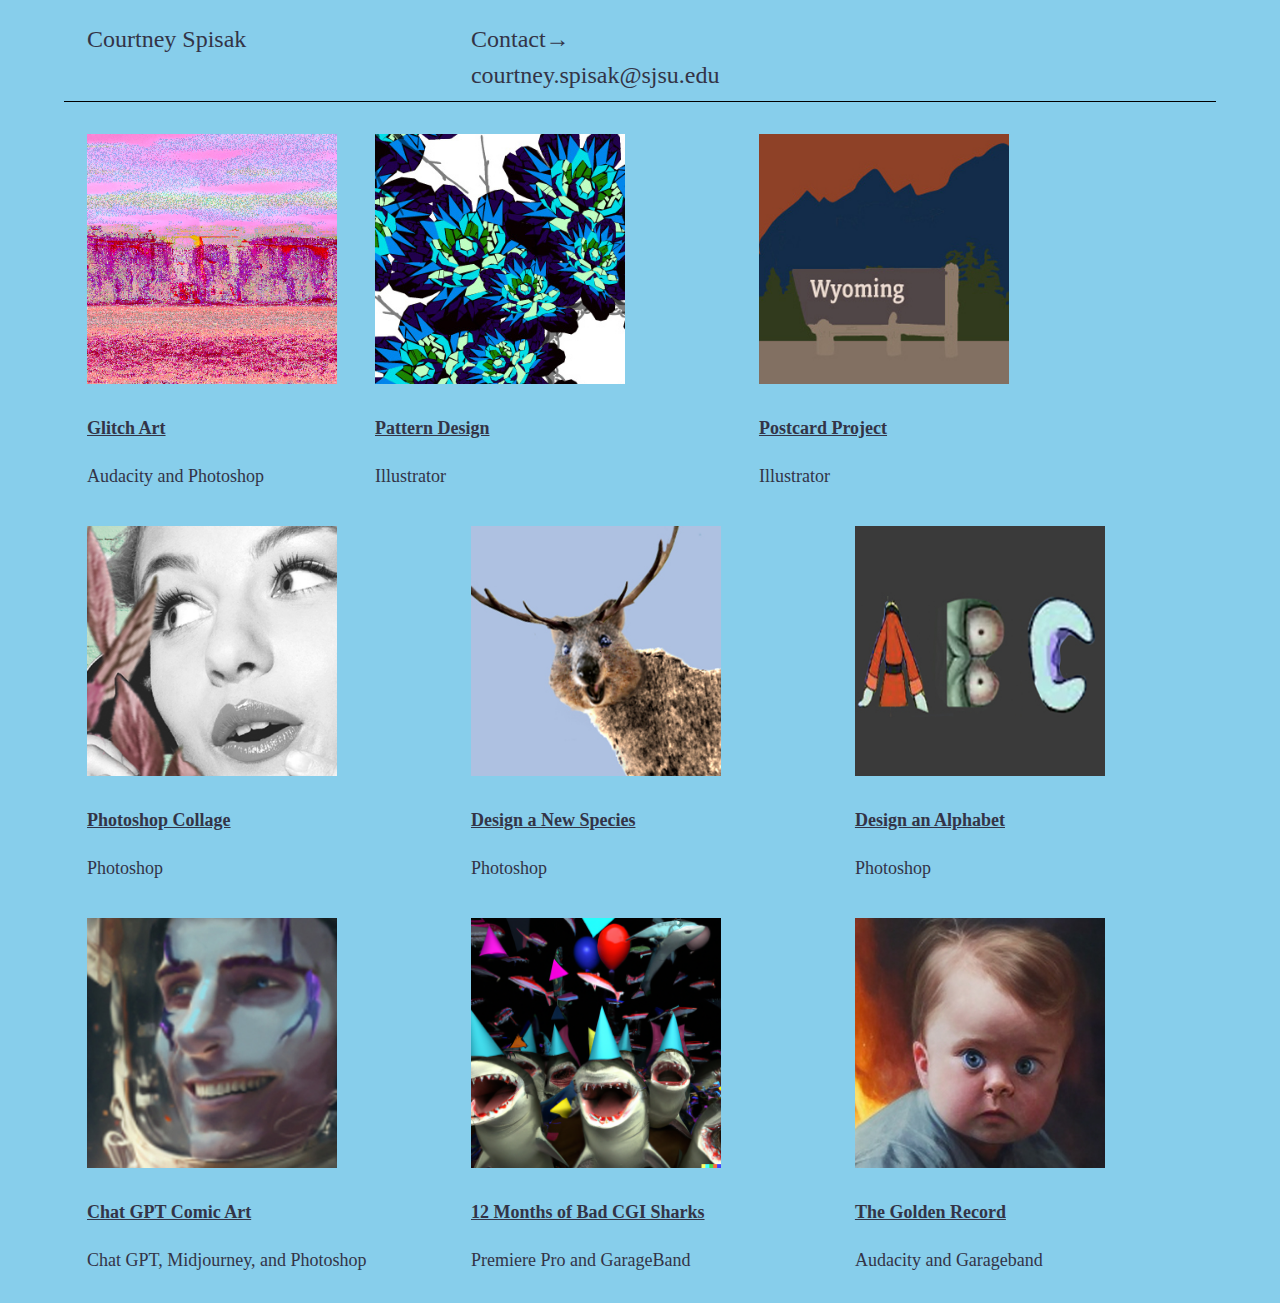
<file: index.html>
<!DOCTYPE html>
<html lang="en">
<head>
    <meta charset="UTF-8">
    <meta http-equiv="X-UA-Compatible" content="IE=edge">
    <meta name="viewport" content="width=device-width, initial-scale=1.0">
    <title>Courtney Spisak</title>
    <link rel="stylesheet" href="styles/simple-grid.css">
    <link rel="stylesheet" href="styles/main.css">
</head>
<body>


    <div class="container">
        <div class="row nav_bar">
            <div class="col-4">
                <a href="/">Courtney Spisak</a>
            </div>

            <div class="col-3">
                <a href="mailto:email@gmail.com">Contact&#8594; courtney.spisak@sjsu.edu
                </a>
            </div>

            <div class="col-3">
                <!--a href="https://www.instagram.com">Instagram &#8599;</a>-->
            </div>
        </div>

       <br/>
        <div class="row">
          <div class="col-3">
           
                <div class="project_card">
                    <a href="project1.html">
                    <img class="homepage_project_image" src="images/project1_thumbnail.jpg"/></a>
                   <h4 class="project_card_name"><a href="project1.html">Glitch Art</a></h4>
                    <p>Audacity and Photoshop</p>
                </div>
          </div>
          <div class="col-4">
            <div class="project_card">
                <a href="project2.html">
                <img class="homepage_project_image" src="images/project2 thumbnail.jpg"/>
                <h4 class="project_card_name">Pattern Design</a></h4>
                 <p>Illustrator</p>
            </div>
          </div>

          <div class="col-4">
            <div class="project_card">
                <a href="project3.html">
                <img class="homepage_project_image" src="images/project3_thumbnail.jpg"/>
               <h4 class="project_card_name">Postcard Project</a></h4>
                <p>Illustrator</p>
            </div>
          </div>

           <div class="col-4">
            <div class="project_card">
                <a href="project4.html">
                <img class="homepage_project_image" src="images/photoshop_collage_thumbnail.jpg"/>
                <h4 class="project_card_name">Photoshop Collage</a></h4>
                <p>Photoshop</p>
            </div>
          </div>

           <div class="col-4">
            <div class="project_card">
                <a href="project5.html">
                <img class="homepage_project_image" src="images/new_species_thumbnail.jpg"/>
                <h4 class="project_card_name">Design a New Species</a></h4>
                <p>Photoshop</p>
            </div>
          </div>
           <div class="col-4">
            <div class="project_card">
                <a href="project6.html">
                <img class="homepage_project_image" src="images/project6_thumbnail.jpg"/>
                <h4 class="project_card_name">Design an Alphabet</a></h4>
                <p>Photoshop</p>
            </div>
          </div>
           <div class="col-4">
            <div class="project_card">
                <a href="project7.html">
                <img class="homepage_project_image" src="images/chat gpt comic thumbnail.jpg"/>
                <h4 class="project_card_name">Chat GPT Comic Art</a></h4>
                <p>Chat GPT, Midjourney, and Photoshop</p>
            </div>
          </div>
          <div class="col-4">
            <div class="project_card">
                <a href="project8.html">
                <img class="homepage_project_image" src="images/sharktime.png"/>
                <h4 class="project_card_name">12 Months of Bad CGI Sharks</a></h4>
                <p>Premiere Pro and GarageBand</p>
            </div>
          </div>
          <div class="col-4">
            <div class="project_card">
                <a href="project9.html">
                <img class="homepage_project_image" src="images/album_art_thumbnail.jpg"/>
                <h4 class="project_card_name">The Golden Record</a></h4>
                <p>Audacity and Garageband</p>
            </div>
          </div>
        </div>
      </div>




   
</body>
</html>
</file>
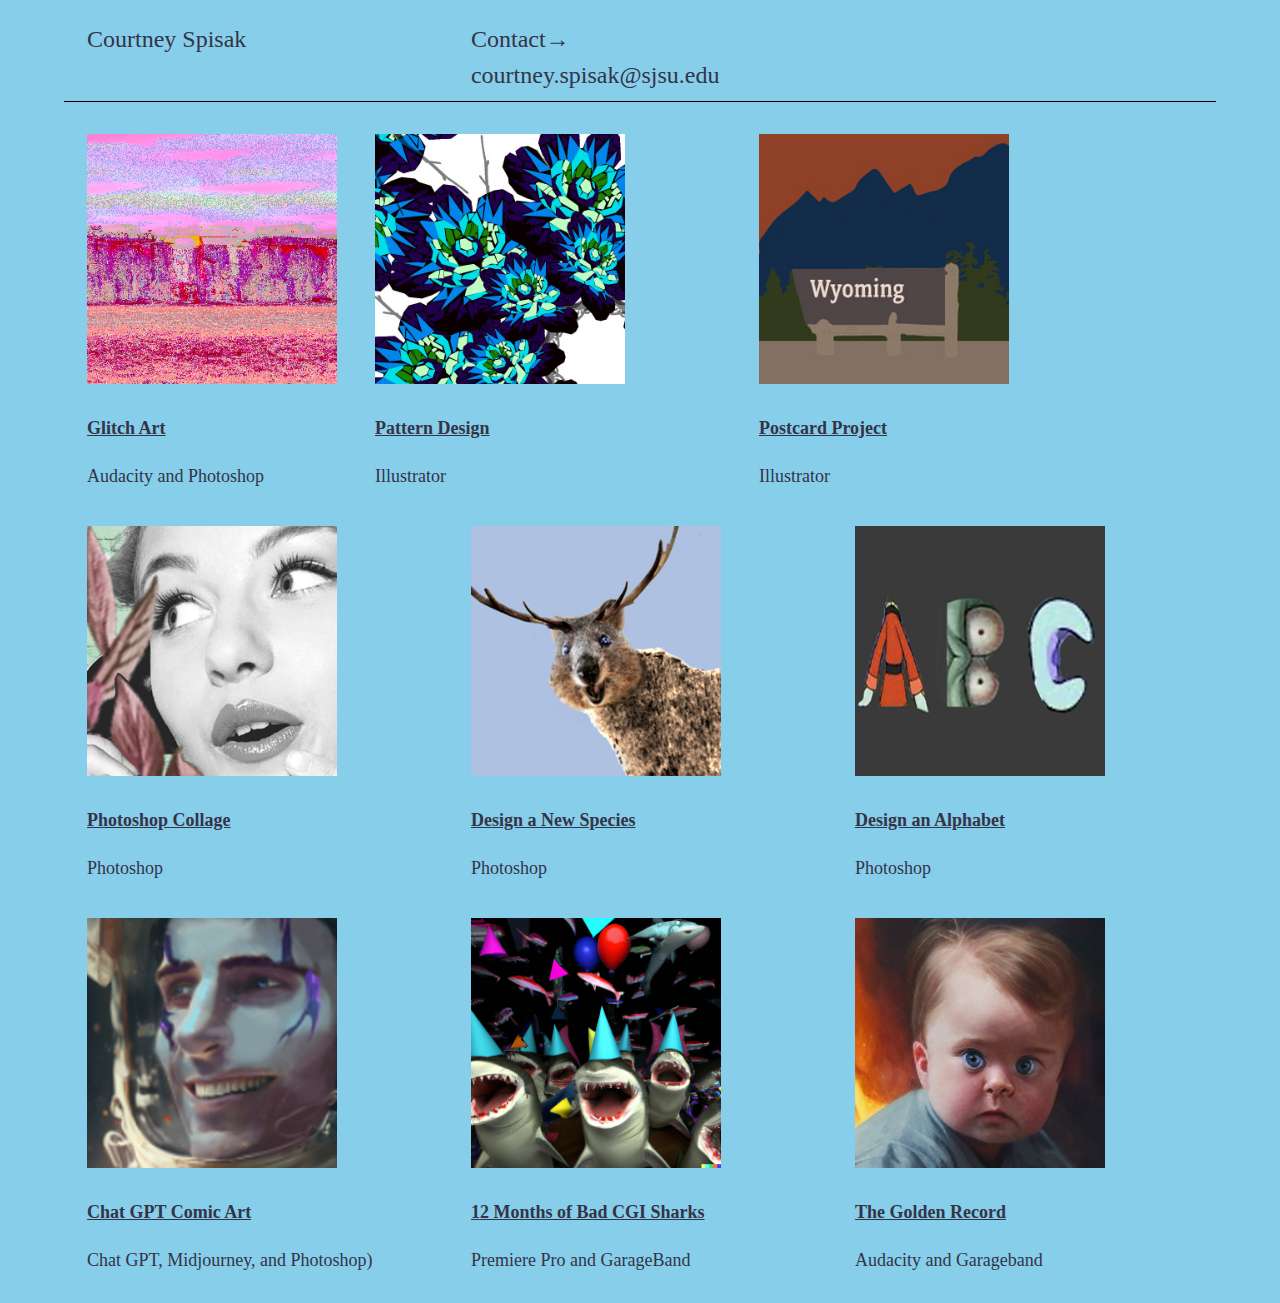
<file: portfolio/index.html>
<!DOCTYPE html>
<html lang="en">
<head>
    <meta charset="UTF-8">
    <meta http-equiv="X-UA-Compatible" content="IE=edge">
    <meta name="viewport" content="width=device-width, initial-scale=1.0">
    <title>Courtney Spisak</title>
    <link rel="stylesheet" href="styles/simple-grid.css">
    <link rel="stylesheet" href="styles/main.css">
</head>
<body>


    <div class="container">
        <div class="row nav_bar">
            <div class="col-4">
                <a href="/">Courtney Spisak</a>
            </div>

            <div class="col-3">
                <a href="mailto:email@gmail.com">Contact&#8594; courtney.spisak@sjsu.edu
                </a>
            </div>

            <div class="col-3">
                <!--a href="https://www.instagram.com">Instagram &#8599;</a>-->
            </div>
        </div>

       <br/>
        <div class="row">
          <div class="col-3">
           
                <div class="project_card">
                    <a href="project1.html">
                    <img class="homepage_project_image" src="images/project1_thumbnail.jpg"/></a>
                   <h4 class="project_card_name"><a href="project1.html">Glitch Art</a></h4>
                    <p>Audacity and Photoshop</p>
                </div>
          </div>
          <div class="col-4">
            <div class="project_card">
                <a href="project2.html">
                <img class="homepage_project_image" src="images/project2 thumbnail.jpg"/>
                <h4 class="project_card_name">Pattern Design</a></h4>
                 <p>Illustrator</p>
            </div>
          </div>

          <div class="col-4">
            <div class="project_card">
                <a href="project3.html">
                <img class="homepage_project_image" src="images/project3_thumbnail.jpg"/>
               <h4 class="project_card_name">Postcard Project</a></h4>
                <p>Illustrator</p>
            </div>
          </div>

           <div class="col-4">
            <div class="project_card">
                <a href="project4.html">
                <img class="homepage_project_image" src="images/photoshop_collage_thumbnail.jpg"/>
                <h4 class="project_card_name">Photoshop Collage</a></h4>
                <p>Photoshop</p>
            </div>
          </div>

           <div class="col-4">
            <div class="project_card">
                <a href="project5.html">
                <img class="homepage_project_image" src="images/new_species_thumbnail.jpg"/>
                <h4 class="project_card_name">Design a New Species</a></h4>
                <p>Photoshop</p>
            </div>
          </div>
           <div class="col-4">
            <div class="project_card">
                <a href="project6.html">
                <img class="homepage_project_image" src="images/project6_thumbnail.jpg"/>
                <h4 class="project_card_name">Design an Alphabet</a></h4>
                <p>Photoshop</p>
            </div>
          </div>
           <div class="col-4">
            <div class="project_card">
                <a href="project7.html">
                <img class="homepage_project_image" src="images/chat gpt comic thumbnail.jpg"/>
                <h4 class="project_card_name">Chat GPT Comic Art</a></h4>
                <p>Chat GPT, Midjourney, and Photoshop)</p>
            </div>
          </div>
          <div class="col-4">
            <div class="project_card">
                <a href="project8.html">
                <img class="homepage_project_image" src="images/sharktime.png"/>
                <h4 class="project_card_name">12 Months of Bad CGI Sharks</a></h4>
                <p>Premiere Pro and GarageBand</p>
            </div>
          </div>
          <div class="col-4">
            <div class="project_card">
                <a href="project9.html">
                <img class="homepage_project_image" src="images/album_art_thumbnail.jpg"/>
                <h4 class="project_card_name">The Golden Record</a></h4>
                <p>Audacity and Garageband</p>
            </div>
          </div>
        </div>
      </div>




   
</body>
</html>
</file>
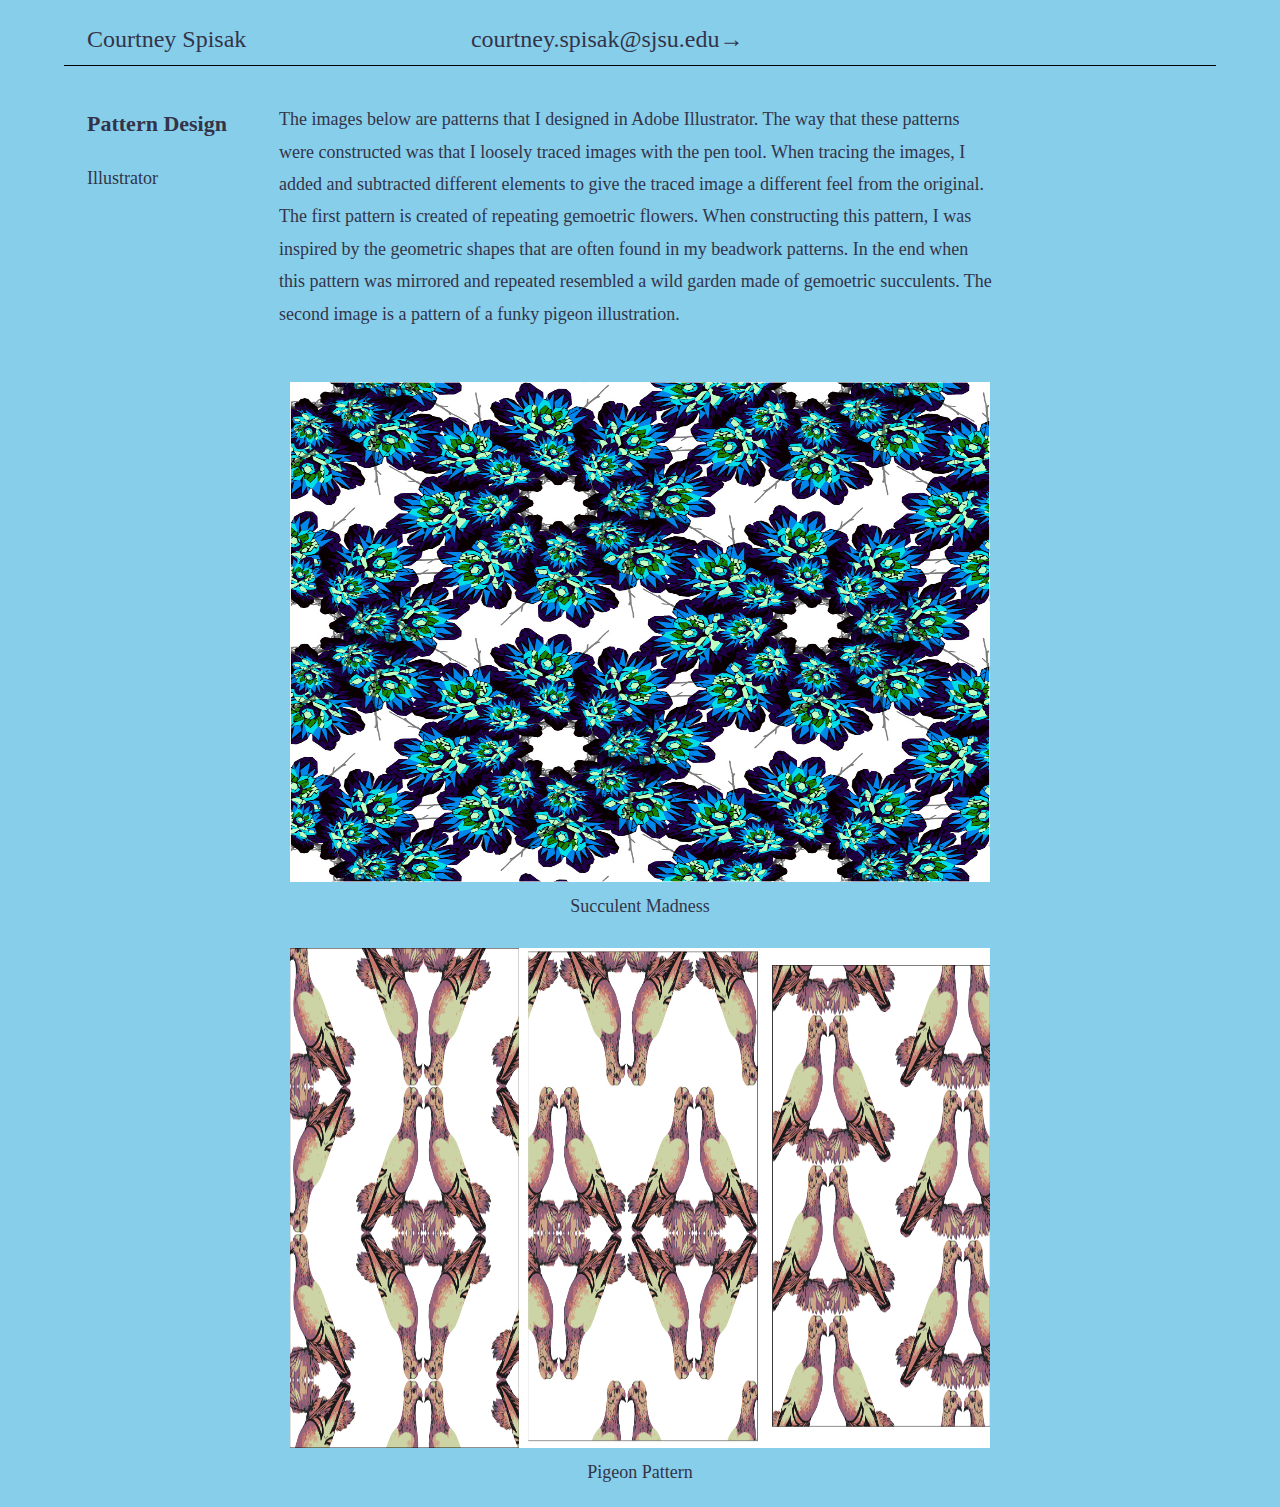
<file: project2.html>
<!DOCTYPE html>
<html lang="en">
<head>
    <meta charset="UTF-8">
    <meta http-equiv="X-UA-Compatible" content="IE=edge">
    <meta name="viewport" content="width=device-width, initial-scale=1.0">
    <title>Courtney Spisak Pattern Design</title>
    <link rel="stylesheet" href="styles/simple-grid.css">
    <link rel="stylesheet" href="styles/main.css">
    <link rel="stylesheet" href="styles/project2.css">
</head>
<body>
    <div class="container">
        <div class="row nav_bar">
            <div class="col-4">
                <a href="/">Courtney Spisak</a>
            </div>

            <div class="col-4">
                <a href="mailto:email@gmail.com">courtney.spisak@sjsu.edu&#8594;
                </a>
            </div>

            <div class="col-4">
     
            </div>
        </div>


        <div class="row project_page_description">
            <div class="col-2">
                <h3>Pattern Design</h3>
                <p class="project_tools">Illustrator</p>
                
            </div>
            <div class="col-8">
                <p class= "description">The images below are patterns that I designed in Adobe Illustrator. The way that these patterns were constructed was that I loosely traced images with the pen tool. When tracing the images, I added and subtracted different elements to give the traced image a different feel from the original. The first pattern is created of repeating gemoetric flowers. When constructing this pattern, I was inspired by the geometric shapes that are often found in my beadwork patterns. In the end when this pattern was mirrored and repeated resembled a wild garden made of gemoetric succulents. The second image is a pattern of a funky pigeon illustration.</p>

            </div>
            <div
              class="col-2" > 
            </div>

      </div>
        <div class="row">
            <div class="col-12">
                <img src="images/succulent_madness.jpg"
                class="succulent-madness" />
                  </div>
                <p class="succulent-art">Succulent Madness</p>
          
           
                <div class="col-12">
                <img src="images/pigeon_pattern.jpg"
                class="pigeons_pigeons"
                />
                </div>
                <p class="pigeon_art">Pigeon Pattern</p>
             </div> 

        </div>
    </body>
</html>
</file>
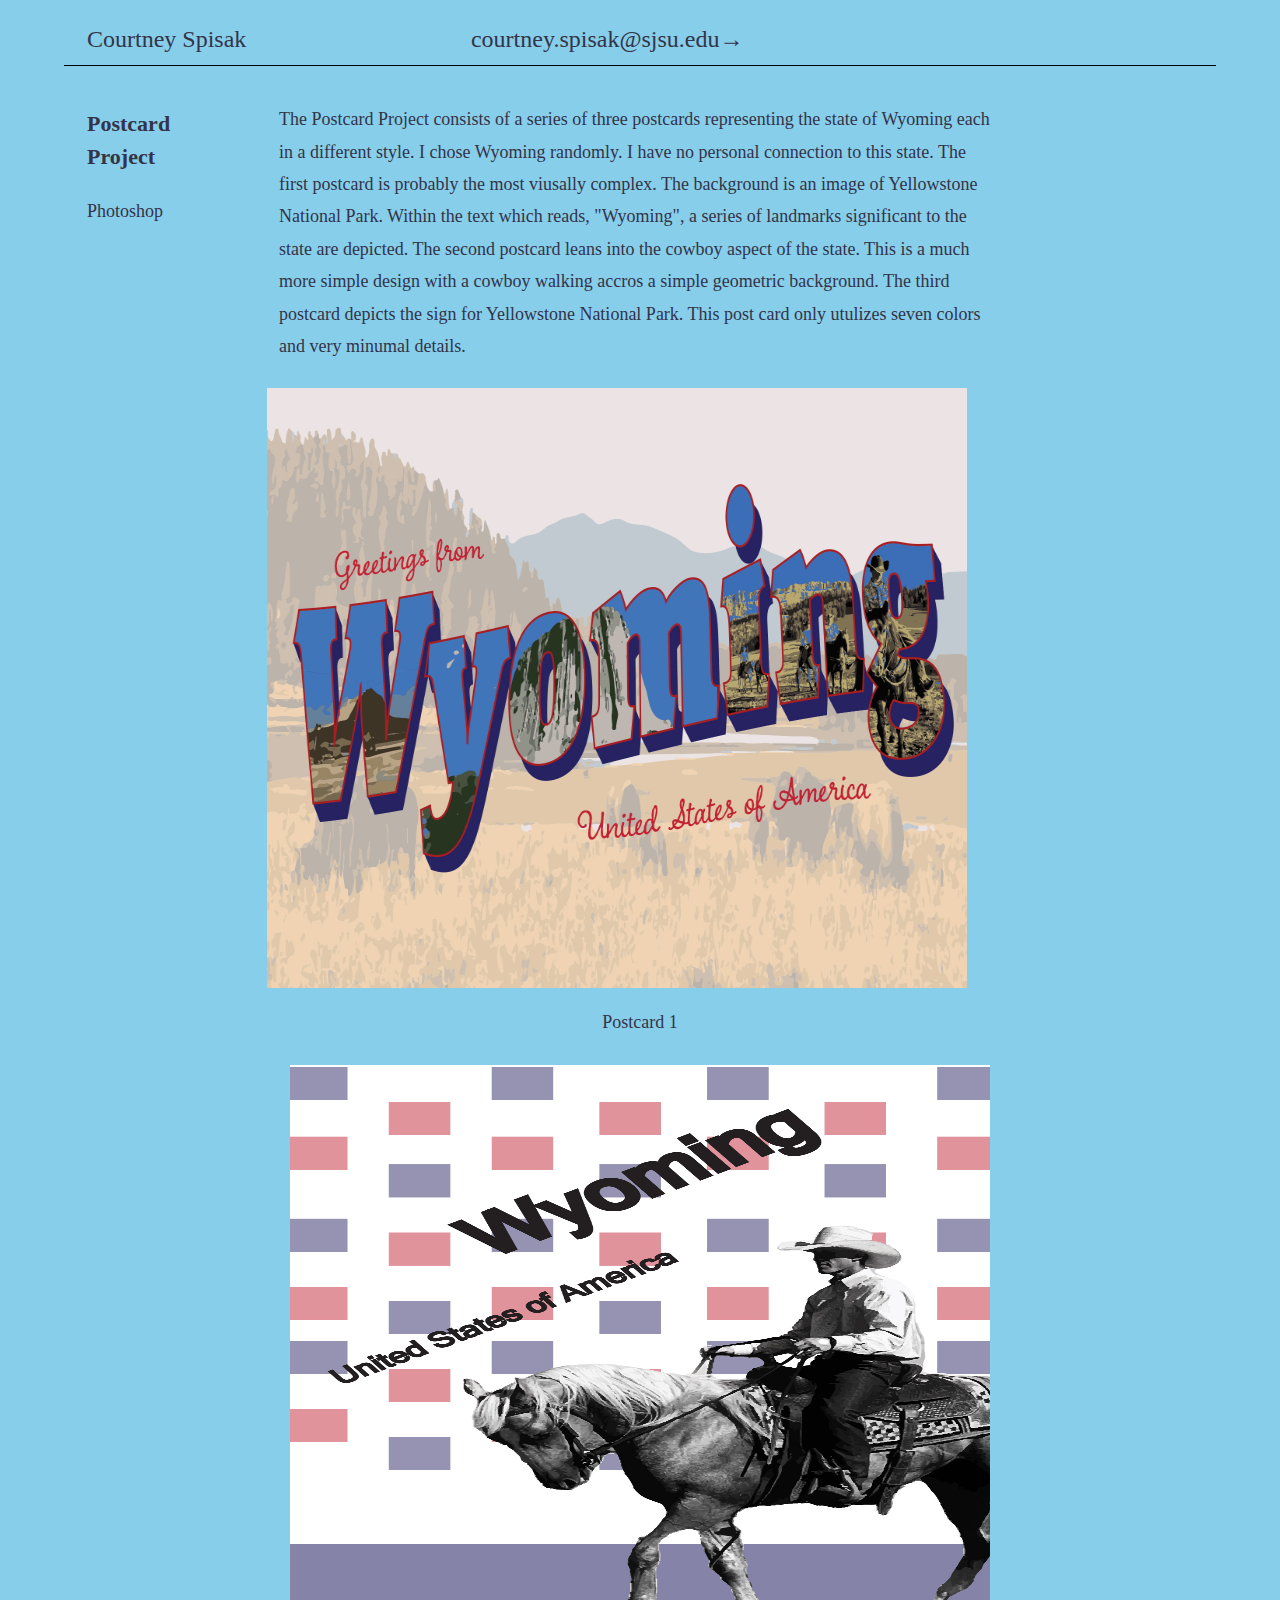
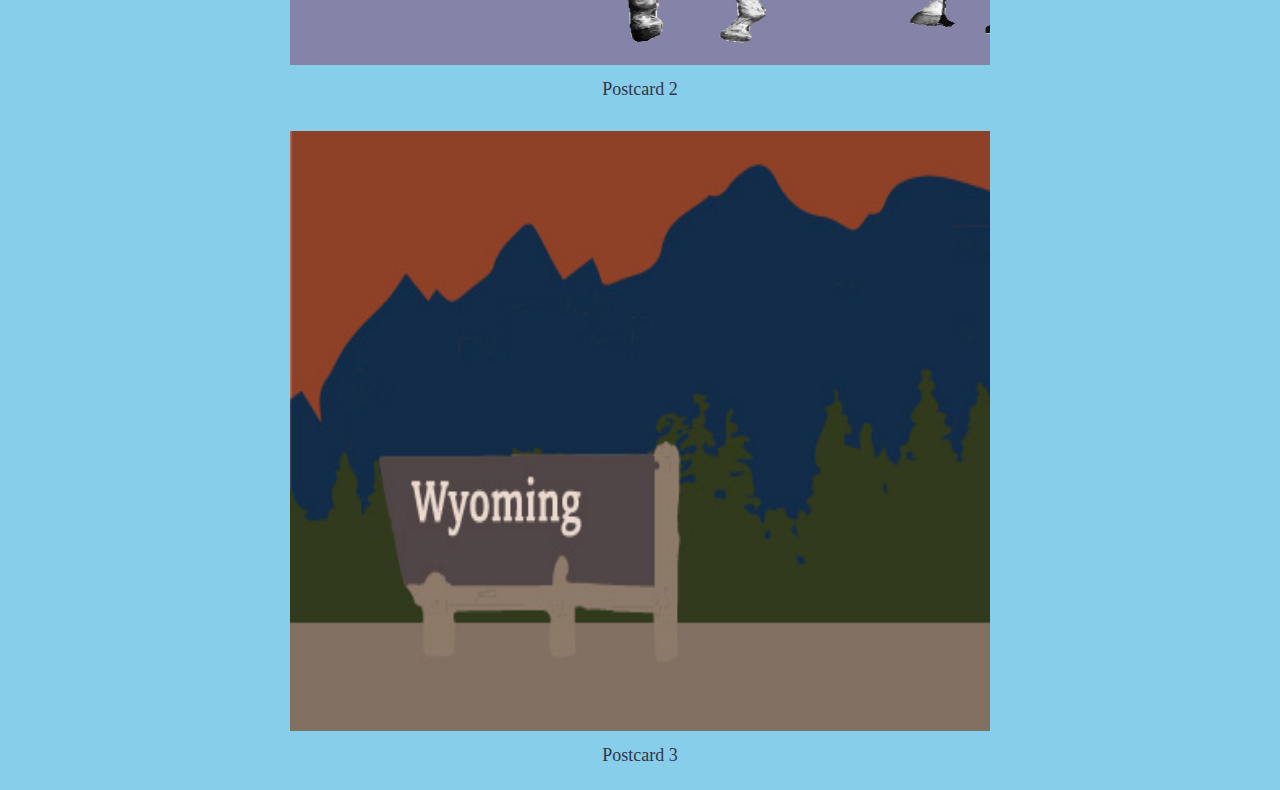
<file: project3.html>
<!DOCTYPE html>
<html lang="en">
<head>
    <meta charset="UTF-8">
    <meta http-equiv="X-UA-Compatible" content="IE=edge">
    <meta name="viewport" content="width=device-width, initial-scale=1.0">
    <title>Courtney Spisak Postcard Project</title>
    <link rel="stylesheet" href="styles/simple-grid.css">
    <link rel="stylesheet" href="styles/main.css">
    <link rel="stylesheet" href="styles/project3.css">
</head>
<body>
    <div class="container">
        <div class="row nav_bar">
            <div class="col-4">
                <a href="/">Courtney Spisak</a>
            </div>

            <div class="col-4">
                <a href="mailto:email@gmail.com">courtney.spisak@sjsu.edu&#8594;
                </a>
            </div>

            <div class="col-4">
     
            </div>
        </div>


        <div class="row project_page_description">
            <div class="col-2">
                <h3>Postcard Project</h3>
                <p class="project_tools">Photoshop</p>
            </div>
            <div class="col-8">
                <p class= "description"> The Postcard Project consists of a series of three postcards representing the state of Wyoming each in a different style. I chose Wyoming randomly. I have no personal connection to this state. The first postcard is probably the most viusally complex. The background is an image of Yellowstone National Park. Within the text which reads, "Wyoming", a series of landmarks significant to the state are depicted. The second postcard leans into the cowboy aspect of the state. This is a much more simple design with a cowboy walking accros a simple geometric background. The third postcard depicts the sign for Yellowstone National Park. This post card only utulizes seven colors and very minumal details.   </p>

            </div>
            <div
              class="col-2" > 
            </div>

      </div>
       <div class="col-12">
                <img src="postcard1.jpg"
                class="postcard1"
                />
                </div>
                <p class="postcard1-description">Postcard 1</p>
             </div>
        <div class="row">
            <div class="col-12">
                <img src="postcard2.jpg"
                class="postcard2" />
                  </div>
                <p class="postcard2_description">Postcard 2 </p>
          
           
               

                <div class="col-12">
                <img src="images/postcard3.jpg"
                class="postcard3"
                />
                </div>
                <p class="postcard3_description">Postcard 3</p>
             </div>  

        </div>
    </body>
</html>
</file>
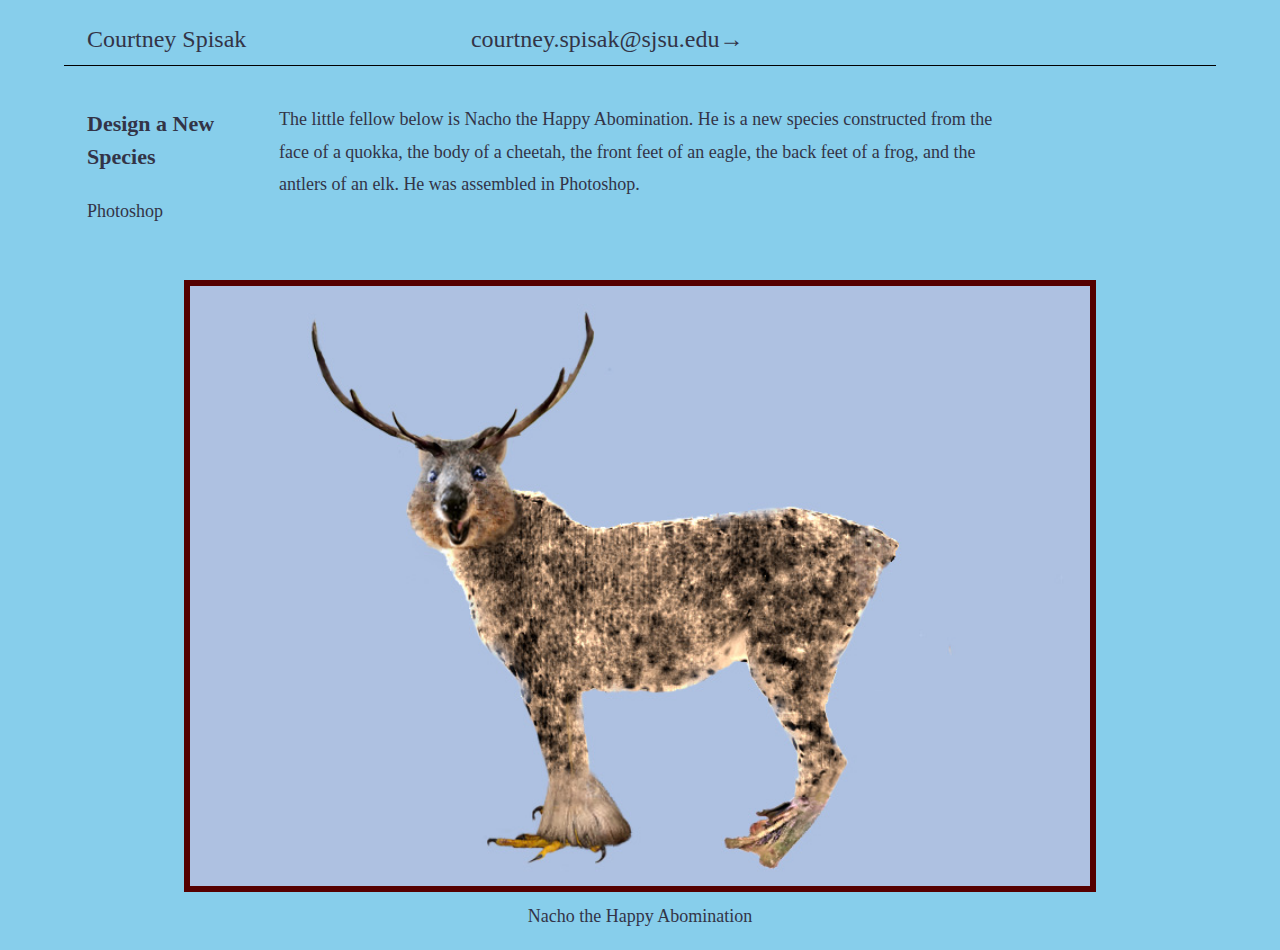
<file: project5.html>
<!DOCTYPE html>
<html lang="en">
<head>
    <meta charset="UTF-8">
    <meta http-equiv="X-UA-Compatible" content="IE=edge">
    <meta name="viewport" content="width=device-width, initial-scale=1.0">
    <title>Courtney Spisak Design a New Species</title>
    <link rel="stylesheet" href="styles/simple-grid.css">
    <link rel="stylesheet" href="styles/main.css">
    <link rel="stylesheet" href="styles/project5.css">
</head>
<body>
    <div class="container">
        <div class="row nav_bar">
            <div class="col-4">
                <a href="/">Courtney Spisak</a>
            </div>

            <div class="col-4">
                <a href="mailto:email@gmail.com">courtney.spisak@sjsu.edu&#8594;
                </a>
            </div>

            <div class="col-4">
     
            </div>
        </div>


        <div class="row project_page_description">
            <div class="col-2">
                <h3>Design a New Species</h3>
                <p class="project_tools">Photoshop</p>
            </div>
            <div class="col-8">
                <p class= "description"> The little fellow below is Nacho the Happy Abomination. He is a new species constructed from the face of a quokka, the body of a cheetah, the front feet of an eagle, the back feet of a frog, and the antlers of an elk. He was assembled in Photoshop. </p>

            </div>
            <div
              class="col-2" > 
            </div>

      </div>
        <div class="row">
            <div class="col-12">
                <img src="images/new_species.jpg"
                class="new_species" />
                  </div>
                <p class="specification">Nacho the Happy Abomination</p>
          
             </div> 

        </div>
    </body>
</html>
</file>
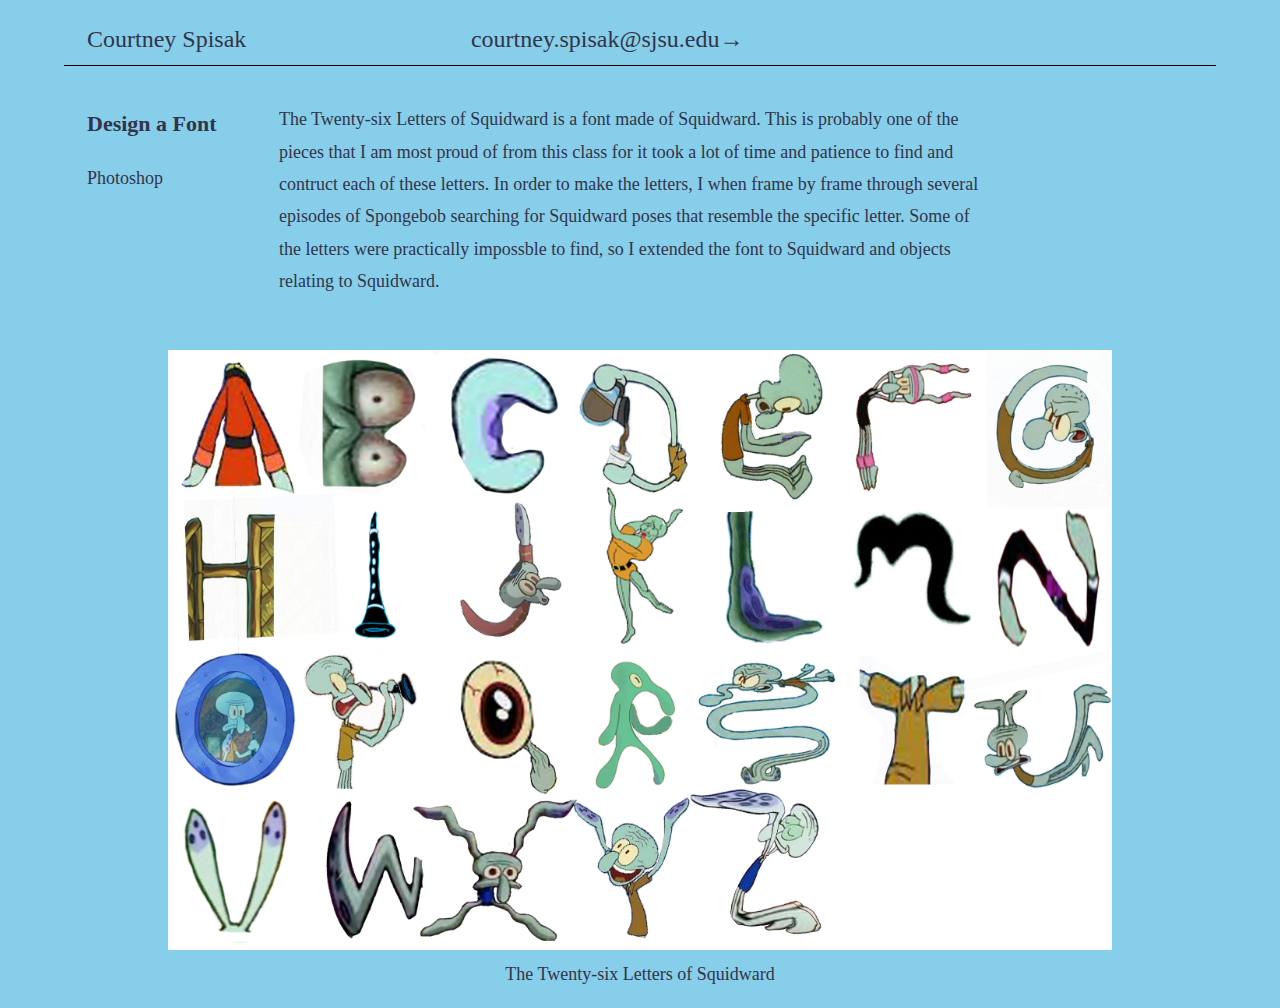
<file: project6.html>
<!DOCTYPE html>
<html lang="en">
<head>
    <meta charset="UTF-8">
    <meta http-equiv="X-UA-Compatible" content="IE=edge">
    <meta name="viewport" content="width=device-width, initial-scale=1.0">
    <title>Courtney Spisak Design an Alphabet</title>
    <link rel="stylesheet" href="styles/simple-grid.css">
    <link rel="stylesheet" href="styles/main.css">
    <link rel="stylesheet" href="styles/project6.css">
</head>
<body>
    <div class="container">
        <div class="row nav_bar">
            <div class="col-4">
                <a href="/">Courtney Spisak</a>
            </div>

            <div class="col-4">
                <a href="mailto:email@gmail.com">courtney.spisak@sjsu.edu&#8594;
                </a>
            </div>

            <div class="col-4">
     
            </div>
        </div>


        <div class="row project_page_description">
            <div class="col-2">
                <h3>Design a Font</h3>
                <p class="project_tools">Photoshop</p>
            </div>
            <div class="col-8">
                <p class= "description">The Twenty-six Letters of Squidward is a font made of Squidward. This is probably one of the pieces that I am most proud of from this class for it took a lot of time and patience to find and contruct each of these letters. In order to make the letters, I when frame by frame through several episodes of Spongebob searching for Squidward poses that resemble the specific letter. Some of the letters were practically impossble to find, so I extended the font to Squidward and objects relating to Squidward. </p>

            </div>
            <div
              class="col-2" > 
            </div>

      </div>
        <div class="row">
            <div class="col-12">
                <img src="images/squidward font.jpg"
                class="squidward" />
                  </div>
                <p class="squid-art">The Twenty-six Letters of Squidward</p>
          
    
             </div> 

        </div>
    </body>
</html>
</file>
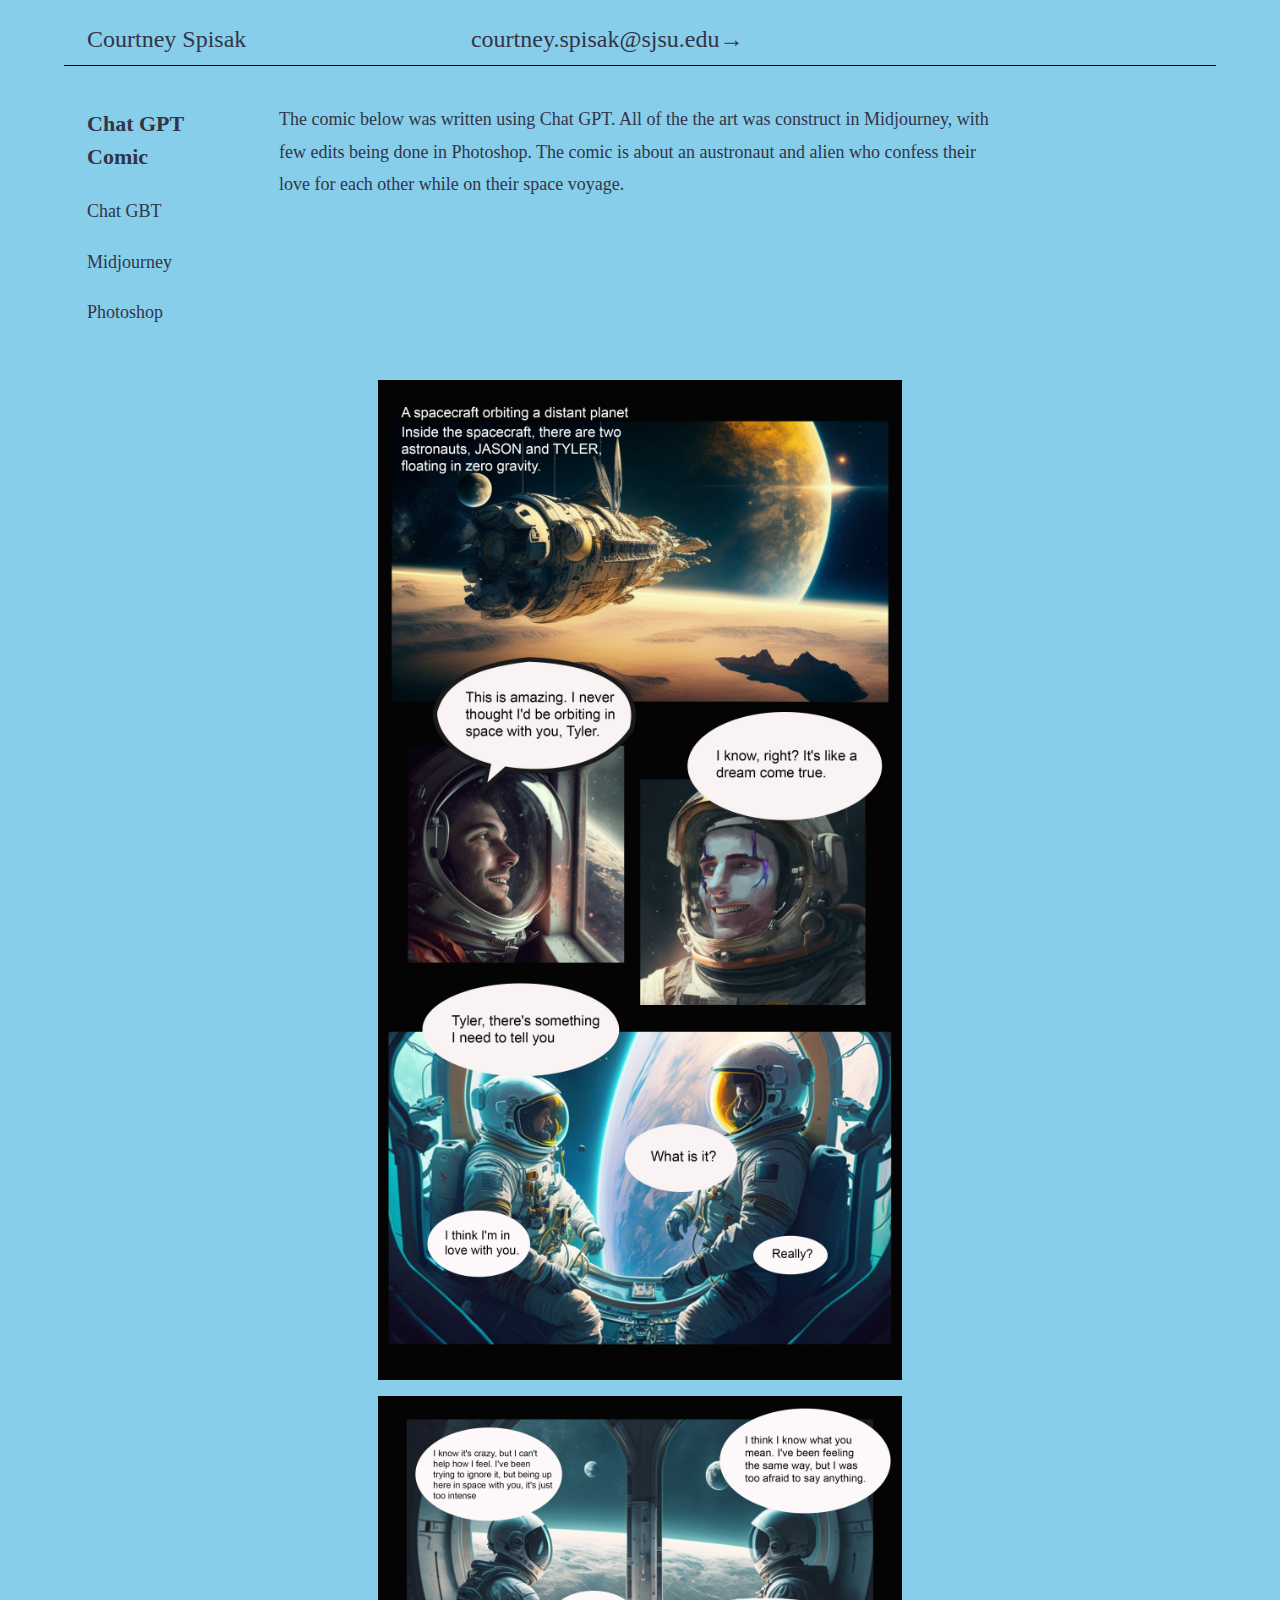
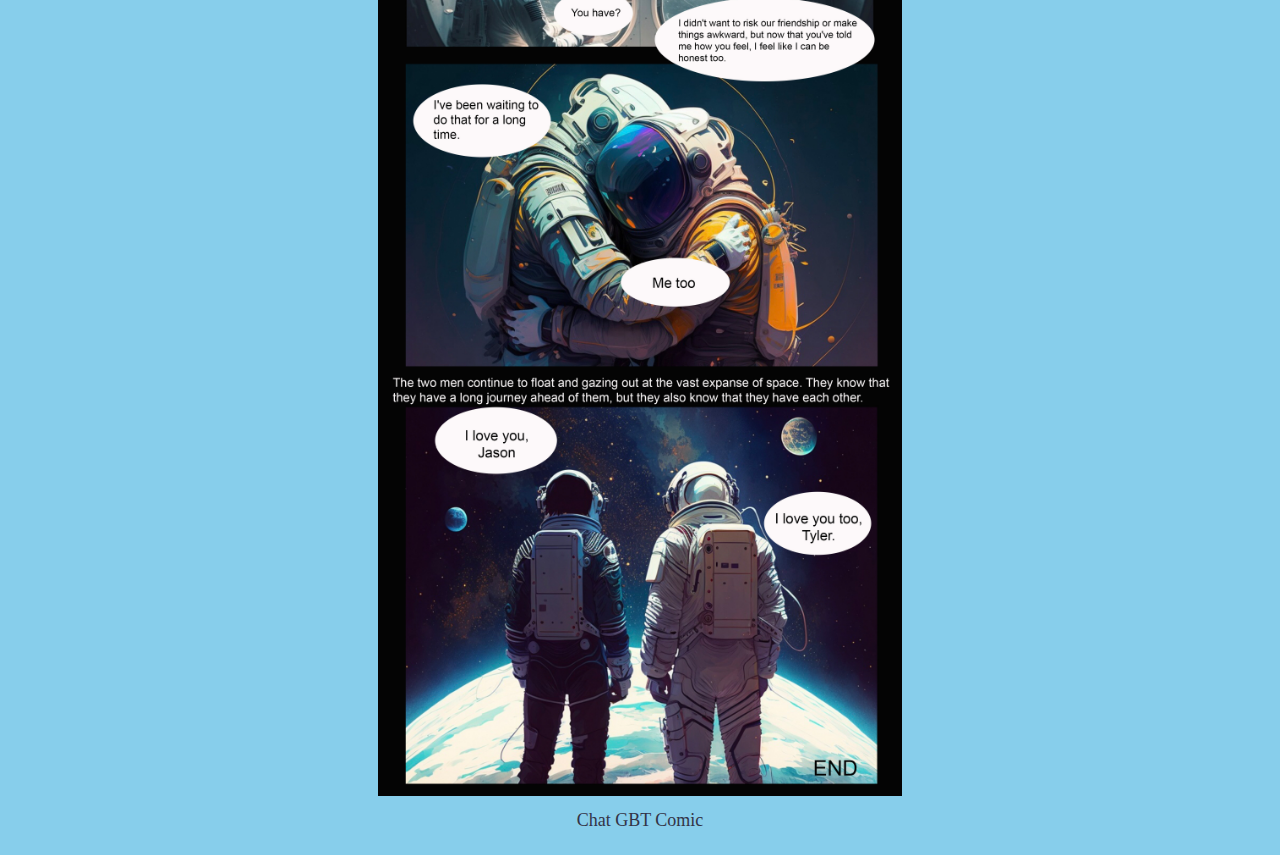
<file: project7.html>
<!DOCTYPE html>
<html lang="en">
<head>
    <meta charset="UTF-8">
    <meta http-equiv="X-UA-Compatible" content="IE=edge">
    <meta name="viewport" content="width=device-width, initial-scale=1.0">
    <title>Courtney Spisak Chat GBT Comic</title>
    <link rel="stylesheet" href="styles/simple-grid.css">
    <link rel="stylesheet" href="styles/main.css">
    <link rel="stylesheet" href="styles/project7.css">
</head>
<body>
    <div class="container">
        <div class="row nav_bar">
            <div class="col-4">
                <a href="/">Courtney Spisak</a>
            </div>

            <div class="col-4">
                <a href="mailto:email@gmail.com">courtney.spisak@sjsu.edu&#8594;
                </a>
            </div>

            <div class="col-4">
     
            </div>
        </div>


        <div class="row project_page_description">
            <div class="col-2">
                <h3>Chat GPT Comic</h3>
                <p class="project_tools">Chat GBT</p>
                <p class="project_tools">Midjourney</p>
                <p class="project_tools">Photoshop</p>
            </div>
            <div class="col-8">
                <p class= "description">The comic below was written using Chat GPT. All of the the art was construct in Midjourney, with few edits being done in Photoshop. The comic is about an austronaut and alien who confess their love for each other while on their space voyage. </p>

            </div>
            <div
              class="col-2" > 
            </div>

      </div>
        <div class="row">
            <div class="col-12">
                <img src="comic_page1.jpg"
                class="comic1" />
                  </div>
    
          
           
                <div class="col-12">
                <img src = "images/comic_page2.jpg"
                class="comic2"
                />
                </div>
                <p class="com2">Chat GBT Comic</p>
             </div> 

        </div>
    </body>
</html>
</file>
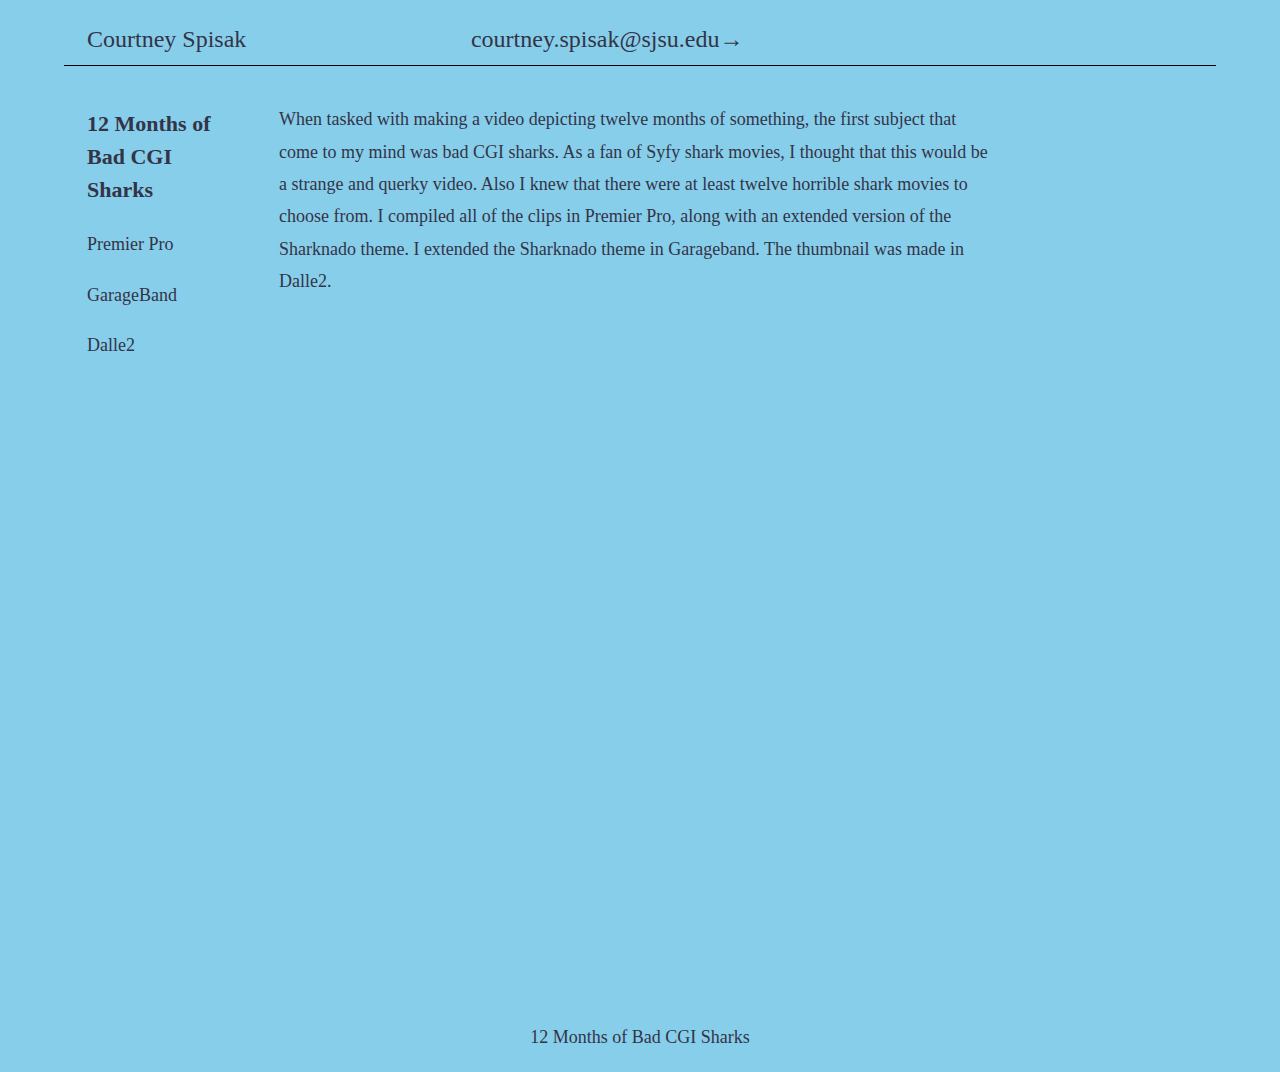
<file: project8.html>
<!DOCTYPE html>
<html lang="en">
<head>
    <meta charset="UTF-8">
    <meta http-equiv="X-UA-Compatible" content="IE=edge">
    <meta name="viewport" content="width=device-width, initial-scale=1.0">
    <title>Courtney Spisak 12 Months of Bad CGI Sharks</title>
    <link rel="stylesheet" href="styles/simple-grid.css">
    <link rel="stylesheet" href="styles/main.css">
</head>
<body>
    <div class="container">
        <div class="row nav_bar">
            <div class="col-4">
                <a href="/">Courtney Spisak</a>
            </div>

            <div class="col-4">
                <a href="mailto:email@gmail.com">courtney.spisak@sjsu.edu&#8594;
                </a>
            </div>

            <div class="col-4">
     
            </div>
        </div>


        <div class="row project_page_description">
            <div class="col-2">
                <h3>12 Months of Bad CGI Sharks</h3>
                <p class="project_tools">Premier Pro</p>
                <p class="project_tools">GarageBand</p>
                <p class="project_tools">Dalle2</p>
            </div>
            <div class="col-8">
                <p class= "description">When tasked with making a video depicting twelve months of something, the first subject that come to my mind was bad CGI sharks. As a fan of Syfy shark movies, I thought that this would be a strange and querky video. Also I knew that there were at least twelve horrible shark movies to choose from. I compiled all of the clips in Premier Pro, along with an extended version of the Sharknado theme. I extended the Sharknado theme in Garageband. The thumbnail was made in Dalle2. </p>

            </div>
            <div
              class="col-2" > 
            </div>

      </div>
        <div class="row">
            <div class="col-12">
                <iframe class="sharky-shark" src="https://www.youtube.com/embed/EV2CLTu_aJk" title="YouTube video player" frameborder="0" allow="accelerometer; autoplay; clipboard-write; encrypted-media; gyroscope; picture-in-picture; web-share" allowfullscreen></iframe>

                     
             </div>
                <p class="shark-comment">12 Months of Bad CGI Sharks</p>
          
           
               
        </div>
    </body>
</html>
</file>
<file: styles/simple-grid.css>
/**
*** SIMPLE GRID
*** (C) ZACH COLE 2016
**/

@import url(https://fonts.googleapis.com/css?family=Lato:400,300,300italic,400italic,700,700italic);

/* UNIVERSAL */

html,
body {
  height: 100%;
  width: 100%;
  margin: 0;
  padding: 0;
  left: 0;
  top: 0;
  font-size: 100%;
  background-color: #87CEEB ;
}

/* ROOT FONT STYLES */

* {
  font-family:  Larken, sans-seri;
  color: #333447;
  line-height: 1.5;
}

/* TYPOGRAPHY */

h1 {
  font-size: 2.5rem;
}

h2 {
  font-size: 2rem;
}

h3 {
  font-size: 1.375rem;
}

h4 {
  font-size: 1.125rem;
}

h5 {
  font-size: 1rem;
}

h6 {
  font-size: 0.875rem;
}

p {
  font-size: 1.125rem;
  font-weight: 200;
  line-height: 1.8;
}

.font-light {
  font-weight: 300;
}

.font-regular {
  font-weight: 400;
}

.font-heavy {
  font-weight: 700;
}

/* POSITIONING */

.left {
  text-align: left;
}

.right {
  text-align: right;
}

.center {
  text-align: center;
  margin-left: auto;
  margin-right: auto;
}

.justify {
  text-align: justify;
}

/* ==== GRID SYSTEM ==== */

.container {
  width: 90%;
  margin-left: auto;
  margin-right: auto;
}

.row {
  position: relative;
  width: 100%;
}

.row [class^="col"] {
  float: left;
  margin: 0.5rem 2%;
  min-height: 0.125rem;
}

.col-1,
.col-2,
.col-3,
.col-4,
.col-5,
.col-6,
.col-7,
.col-8,
.col-9,
.col-10,
.col-11,
.col-12 {
  width: 96%;
}

.col-1-sm {
  width: 4.33%;
}

.col-2-sm {
  width: 12.66%;
}

.col-3-sm {
  width: 21%;
}

.col-4-sm {
  width: 29.33%;
}

.col-5-sm {
  width: 37.66%;
}

.col-6-sm {
  width: 46%;
}

.col-7-sm {
  width: 54.33%;
}

.col-8-sm {
  width: 62.66%;
}

.col-9-sm {
  width: 71%;
}

.col-10-sm {
  width: 79.33%;
}

.col-11-sm {
  width: 87.66%;
}

.col-12-sm {
  width: 96%;
}

.row::after {
	content: "";
	display: table;
	clear: both;
}

.hidden-sm {
  display: none;
}

@media only screen and (min-width: 33.75em) {  /* 540px */
  .container {
    width: 80%;
  }
}

@media only screen and (min-width: 45em) {  /* 720px */
  .col-1 {
    width: 4.33%;
  }

  .col-2 {
    width: 12.66%;
  }

  .col-3 {
    width: 21%;
  }

  .col-4 {
    width: 29.33%;
  }

  .col-5 {
    width: 37.66%;
  }

  .col-6 {
    width: 46%;
  }

  .col-7 {
    width: 54.33%;
  }

  .col-8 {
    width: 62%;
    margin-left: 400 px;
  }

  .col-9 {
    width: 71%;
  }

  .col-10 {
    width: 79.33%;
  }

  .col-11 {
    width: 87.66%;
  }

  .col-12 {
    width: 96%;
  }

  .hidden-sm {
    display: block;
  }
}

@media only screen and (min-width: 60em) { /* 960px */
  .container {
    width: 90%;
    margin-top: 1%;
    /* max-width: 60rem; */
  }
}

.container {
  margin-top: 1%;
}
</file>
<file: styles/main.css>
.nav_bar {
    border-bottom: 1px solid black;
}

.nav_bar a {
    font-size: 24px;
    text-decoration: none;
}

#title_name {
    font-size: 3.5rem;
}

.homepage_project_image {
    max-width: 250px;
    max-height: 250px
    padding-right:10px;
}
.project_card_name  {
    text-align: left;
}

.project_card_about {
    text-align: left;
}

.project_page_description {
    margin-top: 1%;
    margin-left: auto;
    margin_right: auto;
}

h4 {
	margin-bottom: 0px;
	padding-bottom: 0px;
}
.glitch-1 {
    width: 700px;
    height: 500px;
    margin-left:auto;
    margin-right:auto;
    display:block;
}
.backglitch {
    width: 700px;
    height: 500px;
    margin-left:auto;
    margin-right:auto;
    display:block;  
}
.caption-stone {
    margin-left:auto;
    margin-right:auto; 
}
.description {
    margin-left: 200 px;
}
.stone-art {
   text-align:center;

}
.sharky-shark {
    width: 800px;
    height: 600px;
    margin-left:auto;
    margin-right:auto;
    display:flex;
    align-items: center;

}
.shark-comment {
   text-align:center;

}
.shark-comment {
   text-align:center;

}
.song {
   display:flex;
   justify-content:center;
   align-items:center
}

.fire-baby {
    width: auto;
    height: auto;
    margin-left:auto;
    margin-right:auto;
    display:flex;
    align-items: center;

}
</file>
<file: portfolio/styles/simple-grid.css>
/**
*** SIMPLE GRID
*** (C) ZACH COLE 2016
**/

@import url(https://fonts.googleapis.com/css?family=Lato:400,300,300italic,400italic,700,700italic);

/* UNIVERSAL */

html,
body {
  height: 100%;
  width: 100%;
  margin: 0;
  padding: 0;
  left: 0;
  top: 0;
  font-size: 100%;
  background-color: #87CEEB ;
}

/* ROOT FONT STYLES */

* {
  font-family:  Larken, sans-seri;
  color: #333447;
  line-height: 1.5;
}

/* TYPOGRAPHY */

h1 {
  font-size: 2.5rem;
}

h2 {
  font-size: 2rem;
}

h3 {
  font-size: 1.375rem;
}

h4 {
  font-size: 1.125rem;
}

h5 {
  font-size: 1rem;
}

h6 {
  font-size: 0.875rem;
}

p {
  font-size: 1.125rem;
  font-weight: 200;
  line-height: 1.8;
}

.font-light {
  font-weight: 300;
}

.font-regular {
  font-weight: 400;
}

.font-heavy {
  font-weight: 700;
}

/* POSITIONING */

.left {
  text-align: left;
}

.right {
  text-align: right;
}

.center {
  text-align: center;
  margin-left: auto;
  margin-right: auto;
}

.justify {
  text-align: justify;
}

/* ==== GRID SYSTEM ==== */

.container {
  width: 90%;
  margin-left: auto;
  margin-right: auto;
}

.row {
  position: relative;
  width: 100%;
}

.row [class^="col"] {
  float: left;
  margin: 0.5rem 2%;
  min-height: 0.125rem;
}

.col-1,
.col-2,
.col-3,
.col-4,
.col-5,
.col-6,
.col-7,
.col-8,
.col-9,
.col-10,
.col-11,
.col-12 {
  width: 96%;
}

.col-1-sm {
  width: 4.33%;
}

.col-2-sm {
  width: 12.66%;
}

.col-3-sm {
  width: 21%;
}

.col-4-sm {
  width: 29.33%;
}

.col-5-sm {
  width: 37.66%;
}

.col-6-sm {
  width: 46%;
}

.col-7-sm {
  width: 54.33%;
}

.col-8-sm {
  width: 62.66%;
}

.col-9-sm {
  width: 71%;
}

.col-10-sm {
  width: 79.33%;
}

.col-11-sm {
  width: 87.66%;
}

.col-12-sm {
  width: 96%;
}

.row::after {
	content: "";
	display: table;
	clear: both;
}

.hidden-sm {
  display: none;
}

@media only screen and (min-width: 33.75em) {  /* 540px */
  .container {
    width: 80%;
  }
}

@media only screen and (min-width: 45em) {  /* 720px */
  .col-1 {
    width: 4.33%;
  }

  .col-2 {
    width: 12.66%;
  }

  .col-3 {
    width: 21%;
  }

  .col-4 {
    width: 29.33%;
  }

  .col-5 {
    width: 37.66%;
  }

  .col-6 {
    width: 46%;
  }

  .col-7 {
    width: 54.33%;
  }

  .col-8 {
    width: 62%;
    margin-left: 400 px;
  }

  .col-9 {
    width: 71%;
  }

  .col-10 {
    width: 79.33%;
  }

  .col-11 {
    width: 87.66%;
  }

  .col-12 {
    width: 96%;
  }

  .hidden-sm {
    display: block;
  }
}

@media only screen and (min-width: 60em) { /* 960px */
  .container {
    width: 90%;
    margin-top: 1%;
    /* max-width: 60rem; */
  }
}

.container {
  margin-top: 1%;
}
</file>
<file: portfolio/styles/main.css>
.nav_bar {
    border-bottom: 1px solid black;
}

.nav_bar a {
    font-size: 24px;
    text-decoration: none;
}

#title_name {
    font-size: 3.5rem;
}

.homepage_project_image {
    max-width: 250px;
    max-height: 250px
    padding-right:10px;
}
.project_card_name  {
    text-align: left;
}

.project_card_about {
    text-align: left;
}

.project_page_description {
    margin-top: 1%;
    margin-left: auto;
    margin_right: auto;
}

h4 {
	margin-bottom: 0px;
	padding-bottom: 0px;
}
.glitch-1 {
    width: 700px;
    height: 500px;
    margin-left:auto;
    margin-right:auto;
    display:block;
}
.backglitch {
    width: 700px;
    height: 500px;
    margin-left:auto;
    margin-right:auto;
    display:block;  
}
.caption-stone {
    margin-left:auto;
    margin-right:auto; 
}
.description {
    margin-left: 200 px;
}
.stone-art {
   text-align:center;

}
</file>
<file: styles/project2.css>
.succulent-madness {
    width: 700px;
    height: 500px;
    margin-left:auto;
    margin-right:auto;
    display:block;
}
.pigeons_pigeons {
    width: 700px;
    height: 500px;
    margin-left:auto;
    margin-right:auto;
    display:block;  
}
.caption-stone {
    margin-left:auto;
    margin-right:auto; 
}
.pigeon_art {
   text-align:center;
/* Dont have columns */
}
.succulent-art {
   text-align:center;
/* Dont have columns */
}
</file>
<file: styles/project3.css>
.postcard1{
    width: 700px;
    height: 600px;
    margin-left:auto;
    margin-right:auto;
    display:block;
}
.postcard2 {
    width: 700px;
    height: 600px;
    margin-left:auto;
    margin-right:auto;
    display:block;  

}
.postcard3 {
    width: 700px;
    height: 600px;
    margin-left:auto;
    margin-right:auto;
    display:block;  
}
.caption-stone {
    margin-left:auto;
    margin-right:auto; 
}
.postcard1-description {
   text-align:center;
/* Dont have columns */
}
.postcard2_description {
   text-align:center;
/* Dont have columns */
}
.postcard3_description {
   text-align:center;
/* Dont have columns */
}
</file>
<file: styles/project5.css>
.new_species {
    width: auto;
    height: 600px;
    margin-left:auto;
    margin-right:auto;
    display:block;
    border: 6px solid #500;
}
.specification {
   text-align:center;
/* Dont have columns */
}
</file>
<file: styles/project6.css>
.squidward {
    width: auto;
    height: 600px;
    margin-left:auto;
    margin-right:auto;
    display:block;
    
}
.squid-art {
   text-align:center;
/* Dont have columns */
}
</file>
<file: styles/project7.css>
.comic1 {
    width: auto;
    height: 1000px;
    margin-left:auto;
    margin-right:auto;
    display:block;
    
}
.com1 {
   text-align:center;
/* Dont have columns */
}
.comic2 {
    width: auto;
    height: 1000px;
    margin-left:auto;
    margin-right:auto;
    display:block;
  
}
.com2 {
   text-align:center;
/* Dont have columns */
}
</file>
